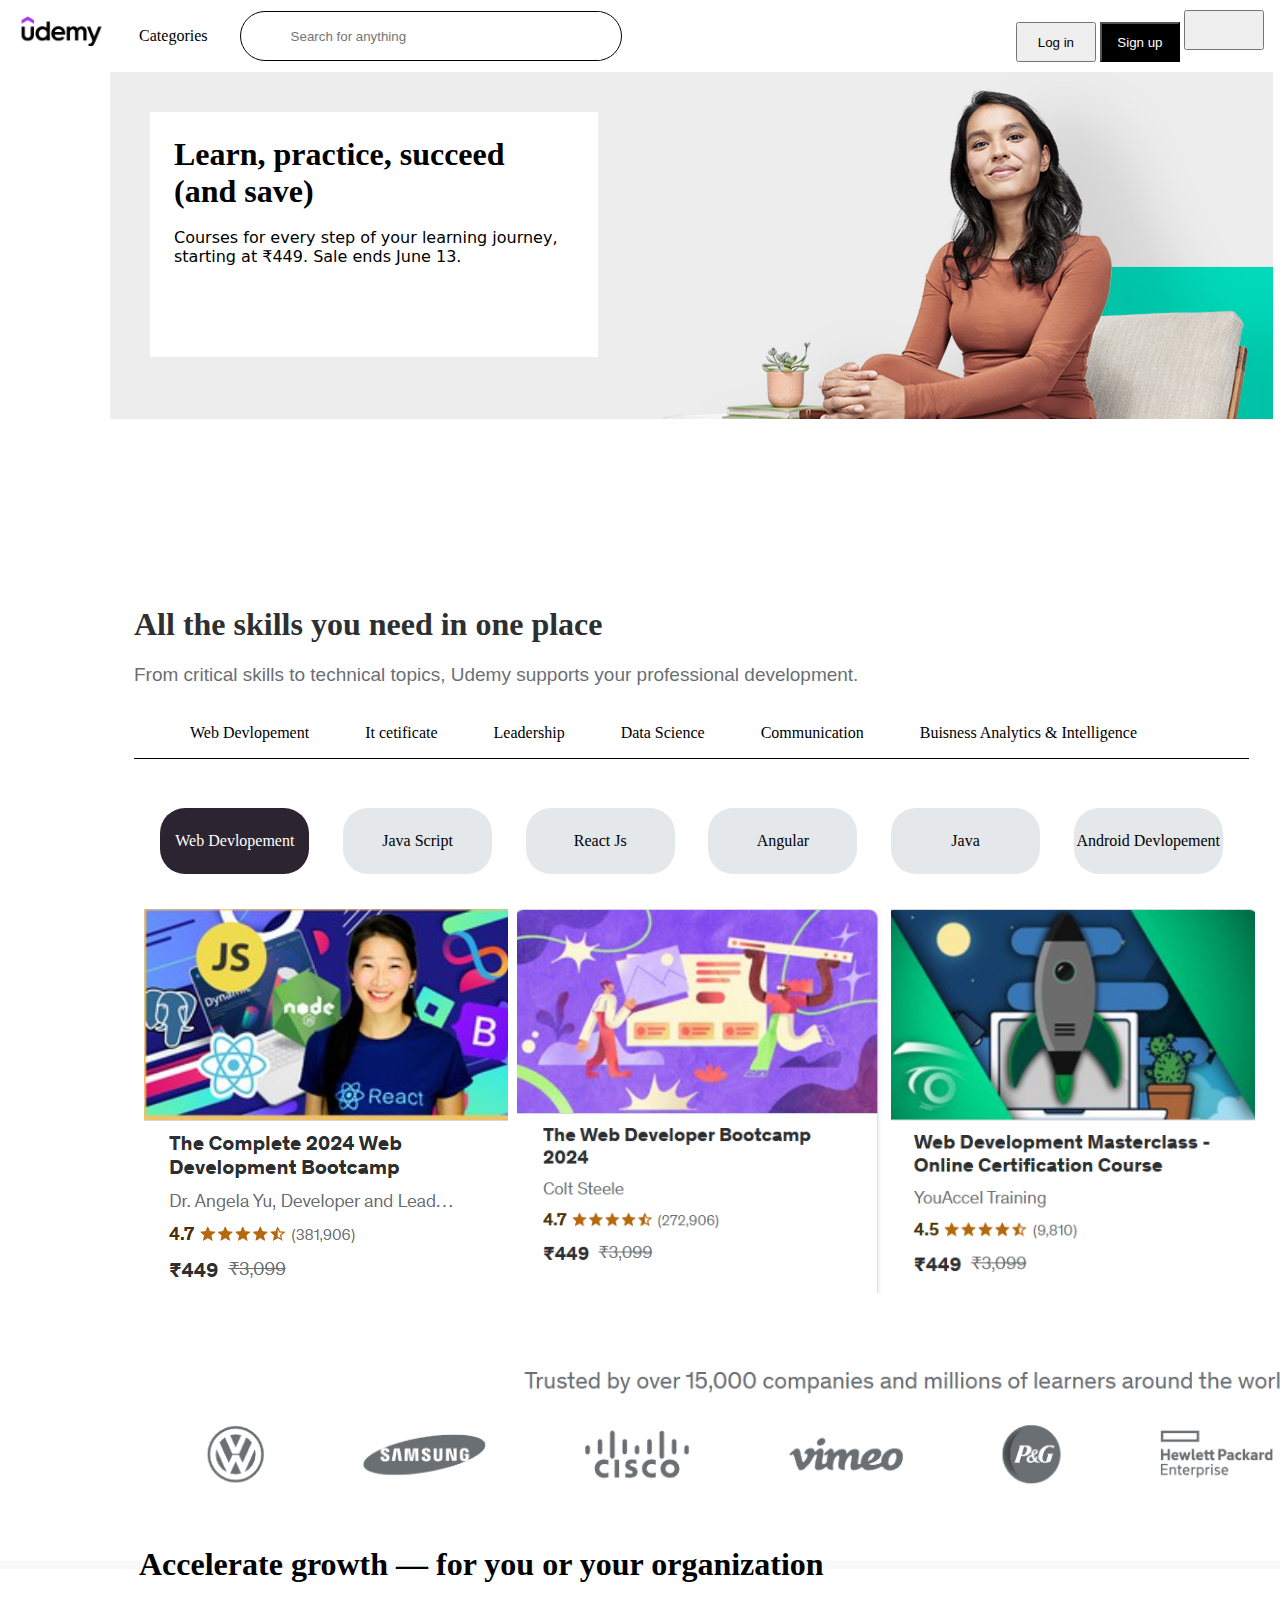
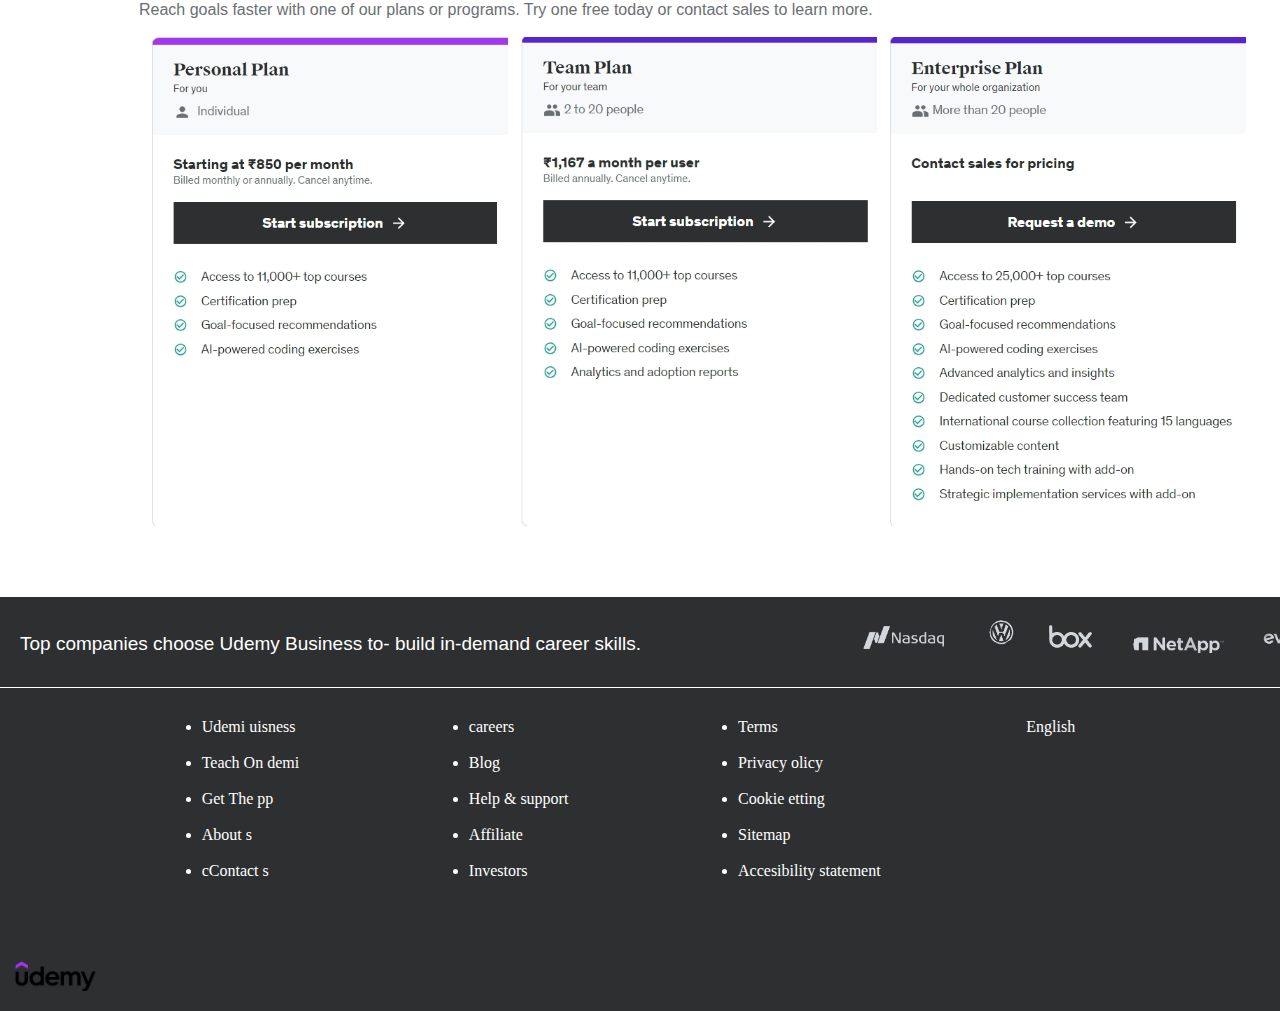
<file: index.html>
<!DOCTYPE html>
<html lang="en">
<head>
    <meta charset="UTF-8">
    <meta name="viewport" content="width=device-width, initial-scale=1.0">
    <link rel="stylesheet" href="https://cdnjs.cloudflare.com/ajax/libs/font-awesome/6.5.2/css/all.min.css" integrity="sha512-SnH5WK+bZxgPHs44uWIX+LLJAJ9/2PkPKZ5QiAj6Ta86w+fsb2TkcmfRyVX3pBnMFcV7oQPJkl9QevSCWr3W6A==" crossorigin="anonymous" referrerpolicy="no-referrer" />
    <link rel="stylesheet" href="style.css">
    <title>Udemi</title>
</head> 
<body>
    <header>
        <div class="navbar">
            <div class="nav-lo">
                <div class="logo"></div>
            </div>
            <div class="data">
                Categories
            </div>

            <div class="search-bar">
                <div class="search-icon">
                <i class="fa-solid fa-magnifying-glass"></i>
                </div>

                  <input placeholder="Search for anything" class="search-engine">



            </div>


    <div class="fir">
        Plans & Pricing
    </div>

    <div class="seccc">
       Udemi Buisness
    </div>

            
            
            
                <div class="elements">
                    <!-- <p>Plan Pricing</p>
                    <p>Udemi Buisness</p>
                    <p>Teach on udemi</p> -->
                </div>

                <div class="shop-icon">
                    <i class="fa-solid fa-cart-shopping"></i>
                </div>
                <div class="buttons">
                    <button id="one">Log in</button>
                    <button id="two">Sign up</button>
                    <button id="three"><i class="fa-solid fa-globe"></i></button>
                </div>
                

        </div>
    </header>

    <div class="image">

        <div class="image-qoutes">
                        <div id="font1">
                            <b>Learn, practice, succeed (and save)</b>
                        </div>
                        <br>
                        

                        <div id="font2">
                            Courses for every step of your learning journey,
                             starting at ₹449. Sale ends June 13.
                        </div>
            </div>

            
        </div>

    <div class="mid-level-editing">

        <div class="first-point">
            <b> All the skills you need in one place</b>
        
        </div>
        <br>

        <div class="sec-point">
            From critical skills to technical topics, Udemy supports your professional development.
        
        </div>


        <br>


        <div class="skills">

            <div class="devONE">
                Web Devlopement
            </div>

            <div class="dev2">

                It cetificate
            </div>

            <div class="dev3">
                Leadership
            </div>

            <div class="dev4">
                Data Science
            </div>

            <div class="dev5">
                Communication
            </div>

            <div class="dev6">
                Buisness Analytics & Intelligence
            </div>
            <br>
            <br>
            <br>
            <br>

            <div class="courses">
                  
                <div class="item1">
                    Web Devlopement
                </div>
                <div class="item2">
                  Java Script
                </div>
                <div class="item3">
                    React Js
                </div>
                <div class="item4">
                   Angular
                </div>
                <div class="item5">
                    Java
                </div>
                <div class="item6">
                    Android Devlopement
                </div>
                </div>
                <!-- <br>
                <br>
                <br> -->


             
    
            </div>




            <div class="boxes">
                <div class="box1">
                </div>
                <div class="box2">
                </div>
                <div class="box3">
                </div>
                    
            </div>
            
<div class="show">
    <b>Show All Web Devlopement Courses</b>

</div>
            

            </div>


            <div class="compony">
                <div class="names">

                </div> 








            </div>


        
<div class="final">


    <div class="lastone">
        <b>Accelerate growth — for you or your organization</b>
    </div>
    <br>
    <div class="last2">
        Reach goals faster with one of our plans or programs. Try one free today or contact sales to learn more.
    </div>
    <br>



    <div class="last3">
        <div class="last4">

        </div>
        <div class="last5">
            
        </div>
        <div class="last6">
            
        </div>
        
    </div>

   

</div>
<!-- <div class="photo"> -->
        
<!-- </div> -->
    

        </div>


       
        
<!-- <footer> -->
    

    <div class="footer">

        <div class="shevat">
            <div class="spell">
                Top companies choose Udemy Business to-
             build in-demand career skills.
            </div>
            

              <div class="logo-op">

                        <div class="op-1">

                        </div>

                        <div class="op-2">
                            
                        </div>

                        <div class="op-3">
                            
                        </div>

                        <div class="op-4">
                            
                        </div>

                        <div class="op-5">
                            
                        </div>

                     </div>

        </div>



    </div> 

<div class="dusra-shevat">


    <div class="class1">
        <ul>
            <li>Udemi uisness</li>
            <br>
            <li>Teach On demi</li>
            <br>
            <li>Get The pp</li>
            <br>
            <li>About s</li>
            <br>
            <li>cContact s </li>
        </ul>
    </div>

        <div class="class2">
            <ul>
                <li>careers</li>
                <br>
                <li>Blog</li>
                <br>
                <li>Help & support</li>
                <br>
                <li>Affiliate</li>
                <br>
                <li>Investors </li>
            </ul>

        </div>

            <div class="class3">
                <ul>
                    <li>Terms</li>
                    <br>
                    <li>Privacy olicy</li>
                    <br>
                    <li>Cookie etting</li>
                    <br>
                    <li>Sitemap</li>
                    <br>
                    <li>Accesibility statement</li>
                </ul>
            </div>
                
    <div class="llo">
        <i class="fa-solid fa-globe"></i>
        <br>
        <div class="div">
            <p>English</p>
        </div>

    </div>

    

    </div>
    <div class="happy-end">
        <div class="brand-logo">
            
        </div>
    </div>

</div>



<!-- </footer> -->

</body>
</html>
</file>
<file: style.css>
*{
    margin: 0;
    border: border-box;
}
.navbar{
    height: 72px;
    background: white;
    box-shadow: 0px 2px 10px #00000014 0px 10px 12px #00000014;
    display: flex;
    justify-content: space-around;
    align-items: center;
    
    
}

.nav-lo{
    height: 60px;
    width: 91px;
}


.logo{
    
    background-image: url("udemy-logo.png");
    background-size: cover;
    height: 60px;
    width: 91px;
    position: relative;
    bottom: 20px;
}



.elements{


    
    display: flex;
    justify-content: space-evenly;


}
button{
    height: 40px;
    width: 80px;

}
#two{
    background-color: black;
    color: white;
}
.searchhhh{
    display: flex;
    width: 380px;
    height: 48px;
}

.search-bar{
    
    /* height: 34px; */
    width: 308px;

}
.first{
    width: 117px;
    height: 72px;
    align-items: center;
}

.elements{
    position: relative;
    top: 27px;
}

.search-bar{
    display: flex;
    background-color:white;
    width: 380px;
    border: 1px solid black;
    border-radius: 25px;
}

.search-icon{
    height: 48px;
    width: 48px;
    border: none;
    display: flex;
    justify-content: center;
    align-items: center;

}
.search-engine{
    width: 308px;
    border: none;
}


.fir{

    width: 117px;
    height: 48px;
    display: flex;
    align-items: center;
    color: white;

}

.seccc{
    width: 117px;
    height: 48px;
    display: flex;
    align-items: center;
 color: white;

}


.image{
    width: 1163.2px;
    height: 347.21px;
    background-image: url("fallback_banner_image_udlite.jpg");
   position: absolute;
   left: 110px;
    /* box-shadow: none; */
}      

.image-qoutes{
    height: 196.8px;
    width: 400px;
    background-color:white;
    margin-top: 40px;
    margin-left: 40px;
    padding: 24px;

}

/* .font1{
    
} */

#font1{
    font-size: 32px;
    font-family:'Times New Roman', Times, serif

}
#font2{
    font-size: 16px;
    font-family: system-ui, -apple-system, BlinkMacSystemFont, 'Segoe UI', Roboto, Oxygen, Ubuntu, Cantarell, 'Open Sans', 'Helvetica Neue', sans-serif;
}

.mid-level-editing{
    height: 878.84px;
    width: 1163.2px;
    background-color: white;
    position: absolute;
    left: 110px;
    top: 62%;
    padding: 48px 24px 0;
}
.first-point{
    width: 1115.2px;
    height: 40px;
    background-color: white;
    color: #2D2F31;
    font-size: 32px;
    font-family: 'Times New Roman', Times, serif;
}
.sec-point{
    height: 26.6px;
    width: 960px;
    color: #6a6f73;
    background-color:white;
    font-size: 19px;
    font-family:Arial, Helvetica, sans-serif;

}

.skills{

    height: 49px;
    width: 1115.2px;
    /* background-color: bisque; */
    display: flex;
    justify-content: space-evenly;
    align-items: center;
    border-bottom: 0.5px solid black;

}

/* .devONE{

           
    he

           

} */

.devONE{
/* 
    height: 66px;
    width: 148.8px;
    border: 2px solid black;
    background-color: #6a6f73 ;
    display: flex;
    justify-content: center;
    align-items: center;
    border-radius: 25px;
    border: none; */

}

.dev2{
    /* height: 66px;
    width: 148.8px;
    border: 2px solid black;
    background-color: #6a6f73 ; */
    /* display: flex;
    justify-content: center;
    align-items: center; */
    /* border-radius: 25px;
    border: none; */

}

.dev3{

    /* height: 66px;
    width: 148.8px;
    border: 2px solid black;
    background-color: #6a6f73 ;
    display: flex;
    justify-content: center;
    align-items: center;
    border-radius: 25px;
    border: none; */


}

.dev4{
    /* height: 66px;
    width: 148.8px;
    border: 2px solid black;
    background-color: #6a6f73 ;
    display: flex;
    justify-content: center;
    align-items: center;
    border-radius: 25px;
    border: none; */
}

/* .dev5{
    height: 66px;
    width: 148.8px;
    border: 2px solid black;
    background-color: #6a6f73 ;
    display: flex;
    justify-content: center;
    align-items: center;
    border-radius: 25px;
    border: none;
} */
.dev6{
    /* height: 66px;
    width: 148.8px;
    border: 2px solid black;
    background-color: #6a6f73 ;
    display: flex;
    justify-content: center;
    align-items: center;
    border-radius: 25px;
    border: none;
    font-size: 14px; */
}

.show{
     height: 48px;
    width: 297px;
    border: 2px solid black;
    padding: 0px 12px;
    position: relative;
    top: 200px;
    left: 10px;
    display: flex;
    justify-content: center;
    align-items: center;
    font-size: 16px; 
}

/* .compony{
    height: 226px;
    width: 1115px;
    background-color: pink; */
/* }

.skills{

    height: 49px;
    width: 1115.2px;
    background-color: bisque;
    display: flex;
    justify-content: space-evenly;
    align-items: center;

}*/


.courses{

    height: 66px;
    width: 1130px;
    /* background-color: brown; */
    position: absolute;
    top: 250px;
    display: flex;
    justify-content: space-evenly;
    align-items: center;
}

.item1{

    height: 66px;
    width: 148.8px;
    border: 2px solid black;
    background-color: #2D2431;
    color: white;
    display: flex;
    justify-content: center;
    align-items: center;
    border-radius: 25px;
    border: none;
}


.item2{

    height: 66px;
    width: 148.8px;
    border: 2px solid black;
    background-color: #E4E8EB ;
    display: flex;
    justify-content: center;
    align-items: center;
    border-radius: 25px;
    border: none;


    
}


.item3{

    height: 66px;
    width: 148.8px;
    border: 2px solid black;
    background-color: #E4E8EB ;
    display: flex;
    justify-content: center;
    align-items: center;
    border-radius: 25px;
    border: none;


    
}


.item4{

    height: 66px;
    width: 148.8px;
    border: 2px solid black;
    background-color: #E4E8EB ;
    display: flex;
    justify-content: center;
    align-items: center;
    border-radius: 25px;
    border: none;


    
}


.item5{

    height: 66px;
    width: 148.8px;
    border: 2px solid black;
    background-color: #E4E8EB;
    display: flex;
    justify-content: center;
    align-items: center;
    border-radius: 25px;
    border: none;


    
}


.item6

{

    height: 66px;
    width: 148.8px;
    border: 2px solid black;
    background-color: #E4E8EB ;
    display: flex;
    justify-content: center;
    align-items: center;
    border-radius: 25px;
    border: none;


    
}


.boxes{
    width: 1130px;
    height: 384px; 
    /* background-color: palevioletred; */
    position: relative;
    display: flex;
    justify-content: space-evenly;
    top: 150px;
}
.box1{
    height: 384px;
    width: 364px;
    background-image: url("udemi\ box1\ repeat\ aain.png");
    background-size: cover;
}


.box2{
    height: 384px;
    width: 364px;
    background-image: url("udemi2.png");
    background-size: cover;
}



.box3{
    height: 384px;
    width: 364px;
    background-image: url("udemi3.png");
    background-size: cover;
}



 .compony{
    height: 226px;
    width: 1100px;
    /* background-color: pink;  */
    position: relative;
    top: 1270px;

   
    /* left: 8%; */
 }
 .names{
    width: 1311.2px;
    height: 226.6px;
    background-image: url("compony\ rea.png");
    background-size: cover;
 }

 .final{


width: 1163.2px;
height: 803.15px;
/* background-color: fuchsia;position: relative; */
top: 1200px;
position:relative;
left:115px;
padding: 48px 24px;


 }
 .lastone{
    font-size: 32px;
    font-family: 'Times New Roman', Times, serif;
 }
 .last2{
    font-family: Verdana, Geneva, Tahoma, sans-serif;
    color: #6a6f73;
 }

 .last3{
    width: 1115px;
    height: 300px;
    /* background-color: grey; */
    display: flex;
    justify-content: space-evenly;
    /* border: 1px solid black; */

 }
 .last4{
    width: 361px;
    height: 489px;
    background-image:url("1.jpeg") ;
    background-size: cover;
 }

 .last5{
    width: 361px;
    height: 489px;
    background-image:url("2.jpeg") ;
    background-size: cover;
 }

 .last6{
    width: 361px;
    height: 489px;
    background-image:url("3.jpeg") ;
    background-size: cover;
 }
 /* .photo{
    width: 900px;
    height: 500px;
    background-image: url("mode.png");
 } */


 .footer{
    width: 150%;
    height: 320px;
    /* background-color: greenyellow; */
    position: relative;
    top: 1000px;
    /* padding: 12px 32px; */
    
    
 }


 .shevat{
    width: 69.8%;
    height: 94px;
    /* border: 2px solid black;  */
    background-color: #2d2f31;
    /* margin: 0px; */
    font-size: 19px;
    font-family:'Gill Sans', 'Gill Sans MT', Calibri, 'Trebuchet MS', sans-serif;
    color: white;
    display: flex;
    border-bottom: 1px solid black;
    /* /* justify-content: center; */
    /* align-items: center;  */
    
 }

 .logo-op{

    width: 552px;
    height: 68px;
    /* background-color: #6a6f73; */
    display: flex;
    align-items: center;
    justify-content: space-evenly;
    position: relative;
    right: -190px;

 }
 .op-1{

    width: 115px;
    height: 44px;
    background-image: url("10-removebg-preview.png");
    background-size: cover;

 }

 .op-2{

    width:44px;
    height: 44px;
    background-image: url("11-removebg-preview.png");
    background-size: cover;

 }

 .op-3{

    width: 67px;
    height: 44px;
    background-image: url("12-removebg-preview.png");
    background-size: cover;

 }
 .op-4{

    width: 115px;
    height: 44px;
    background-image: url("13-removebg-preview.png");
    background-size: cover;

 }

 .spell{
    display: flex;
    align-items: center;
    margin-left: 20px;
 }
 .op-5{

    width: 115px;
    height: 44px;
    background-image: url("14-removebg-preview.png");
    background-size: cover;

 }

 .dusra-shevat{
    width: 100%;
    height: 293px;
    background-color: #2d2f31;
    position: relative;
    top: 770px;
    display: flex;
    padding: 30px 32px 0px ;
    color: white;
    justify-content:space-evenly;
    /* margin: 20px; */
    border-top: 0.1px solid white;
 }

 .llo{
    width: 140px;
    height: 40px;
    /* background-color: ; */
    display: flex;
    padding: 0px 16px;
 }

 .brand-logo{

    height: 60px;
    width: 91px;
    background-image: url("udemy-logo.png");
    background-size: cover;
    position: relative;
    top: 690px;
    left: 10px;
    color: white;
    
 }
</file>
